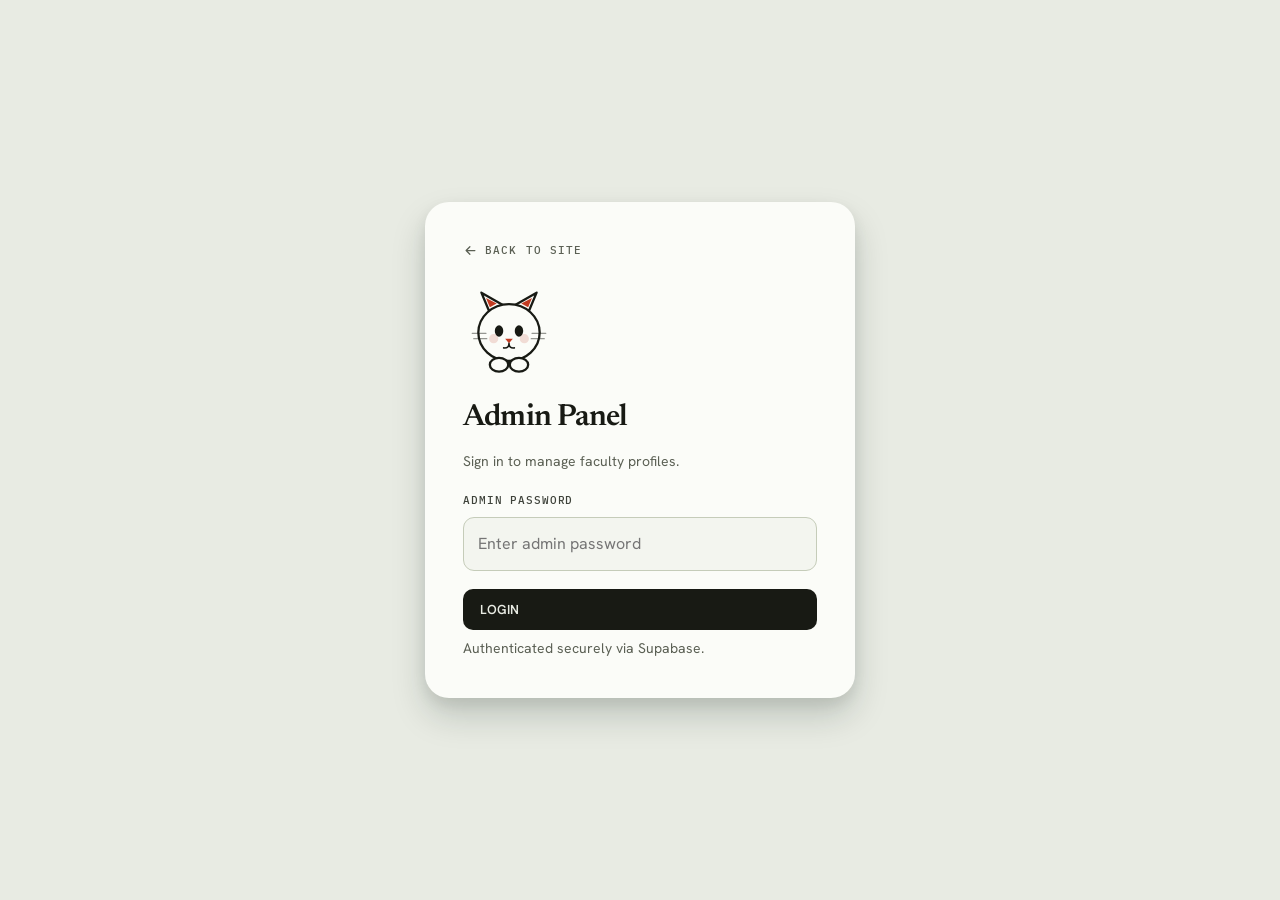
<file: admin.html>
<!DOCTYPE html><html lang="en"><head><meta charset="UTF-8"><meta name="viewport" content="width=device-width,initial-scale=1.0"><title>Faculty Management · Department of Physiology</title><meta name="theme-color" content="#e8ebe3"><link rel="preconnect" href="https://fonts.googleapis.com"><link rel="preconnect" href="https://fonts.gstatic.com" crossorigin><link rel="stylesheet" href="https://fonts.googleapis.com/css2?family=Hanken+Grotesk:wght@400;500;600;700&family=IBM+Plex+Mono:wght@400;500&family=Newsreader:opsz,wght@6..72,400..600&display=swap"><link rel="stylesheet" href="styles.css"><style>
body{background:var(--bone);font-family:var(--sans);color:var(--ink)}
.admin-shell{width:min(1040px,94%);margin:48px auto}
.admin-top{display:flex;justify-content:space-between;align-items:flex-end;gap:20px;flex-wrap:wrap;margin-bottom:26px}
.admin-top h1{font-family:var(--serif);font-weight:600;letter-spacing:-.025em;margin:8px 0 4px;color:var(--ink);font-size:clamp(1.8rem,4vw,2.4rem)}
.admin-top>div>p{color:var(--muted);font-size:14px}
.admin-actions{display:flex;gap:10px;flex-wrap:wrap}
.admin-card{background:var(--card);border:1px solid var(--line);border-radius:var(--r);padding:26px;box-shadow:var(--sh-1)}
.faculty-list{display:grid;gap:12px}
.faculty-row{display:flex;align-items:center;gap:16px;padding:16px;border:1px solid var(--line);border-radius:14px;background:var(--paper);transition:border-color .2s ease,box-shadow .2s ease}
.faculty-row:hover{border-color:var(--line-2);box-shadow:var(--sh-1)}
.mini-avatar{width:54px;height:54px;border-radius:13px;background:var(--crimson-tint);color:var(--crimson-deep);display:grid;place-items:center;font-family:var(--serif);font-weight:600;font-size:18px;overflow:hidden;flex:none}
.mini-avatar img{width:100%;height:100%;object-fit:cover}
.faculty-row .grow{flex:1;min-width:0}
.faculty-row h3{font-family:var(--serif);font-weight:600;margin:0;font-size:17px;color:var(--ink)}
.faculty-row p{margin:3px 0 0;color:var(--muted);font-size:13px}
.btn2{display:inline-flex;align-items:center;gap:7px;border:1px solid transparent;border-radius:10px;padding:11px 16px;font-family:var(--sans);font-weight:600;font-size:13px;cursor:pointer;transition:background .2s ease,border-color .2s ease,transform .2s ease,color .2s ease}
.btn2:hover{transform:translateY(-1px)}
.btn-blue{background:var(--ink);color:var(--bone)}.btn-blue:hover{background:var(--pine)}
.btn-green{background:var(--crimson);color:#fff}.btn-green:hover{background:var(--crimson-deep)}
.btn-light{background:transparent;color:var(--ink);border-color:var(--line-2)}.btn-light:hover{border-color:var(--ink);background:var(--paper)}
.danger{background:transparent;color:var(--crimson-deep);border-color:var(--crimson)}.danger:hover{background:var(--crimson);color:#fff}
.login-wrap{min-height:100vh;display:grid;place-items:center;padding:20px}
.login-card{width:min(430px,100%);background:var(--card);padding:38px;border-radius:var(--r-lg);box-shadow:var(--sh-3)}
.login-card h1{font-family:var(--serif);font-weight:600;letter-spacing:-.025em;margin:0 0 6px;font-size:1.9rem}
.login-card>p{color:var(--muted);font-size:14px}
.back-link{display:inline-flex;align-items:center;gap:7px;margin-bottom:20px;font-family:var(--mono);font-size:11px;font-weight:500;letter-spacing:.1em;text-transform:uppercase;color:var(--muted);transition:color .2s ease,gap .2s ease}
.back-link svg{width:15px;height:15px}
.back-link:hover{color:var(--crimson-deep);gap:11px}
.cat{display:flex;justify-content:flex-start;margin:6px 0 16px}
.cat-svg{width:92px;height:92px;overflow:visible}
.cat .head{fill:var(--card);stroke:var(--ink);stroke-width:3}
.cat .ear>path:first-child{fill:var(--card);stroke:var(--ink);stroke-width:3;stroke-linejoin:round}
.cat .ear-in{fill:var(--crimson)}
.cat .cheek{fill:rgba(194,59,34,.16)}
.cat .eye{fill:var(--ink);transform-box:fill-box;transform-origin:center;animation:catBlink 4.6s ease-in-out infinite}
.cat .nose{fill:var(--crimson)}
.cat .mouth{fill:none;stroke:var(--ink);stroke-width:2;stroke-linecap:round}
.cat .whiskers path{fill:none;stroke:var(--ink);stroke-width:1.6;stroke-linecap:round;opacity:.45}
.cat .ear{transform-box:fill-box;transform-origin:50% 100%}
.cat .ear-l{animation:catEarL 5s ease-in-out infinite}
.cat .ear-r{animation:catEarR 5.4s ease-in-out infinite}
.cat .paw{fill:var(--card);stroke:var(--ink);stroke-width:3;transition:transform .34s cubic-bezier(.16,1,.3,1)}
.cat.hiding .paw-l{transform:translate(2px,-42px)}
.cat.hiding .paw-r{transform:translate(-2px,-42px)}
.cat.hiding .eye{animation:none;transform:scaleY(.08)}
@keyframes catBlink{0%,91%,100%{transform:scaleY(1)}95.5%{transform:scaleY(.08)}}
@keyframes catEarL{0%,86%,100%{transform:rotate(0)}91%{transform:rotate(-9deg)}96%{transform:rotate(0)}}
@keyframes catEarR{0%,80%,100%{transform:rotate(0)}85%{transform:rotate(9deg)}90%{transform:rotate(0)}}
.field{margin:18px 0}
.field label{display:block;font-family:var(--mono);font-size:11px;letter-spacing:.08em;text-transform:uppercase;font-weight:500;margin-bottom:8px;color:var(--ink-soft)}
.field input,.field textarea{width:100%;padding:13px 14px;border:1px solid var(--line-2);border-radius:11px;background:var(--paper);color:var(--ink);font:inherit;outline:none;transition:border-color .2s ease,box-shadow .2s ease,background .2s ease}
.field input:focus,.field textarea:focus{border-color:var(--crimson);background:var(--card);box-shadow:0 0 0 4px rgba(194,59,34,.1)}
.field textarea{min-height:112px;resize:vertical}
.field input[type=file]{padding:10px;cursor:pointer}
.form-actions{display:flex;gap:10px;flex-wrap:wrap;margin-top:24px}
.photo-preview{width:132px;height:132px;border-radius:16px;object-fit:cover;background:var(--bone-2);display:block;margin:12px 0}
.editor{margin-top:22px}
.editor h2{font-family:var(--serif);font-weight:600;letter-spacing:-.02em;color:var(--ink);margin-bottom:6px}
.notice2{padding:13px 15px;border-radius:11px;background:var(--crimson-tint);color:var(--crimson-deep);font-size:14px;margin-bottom:18px;display:none}
.error2{background:#fbe3df;color:#8f2512}
.small-note{font-size:12.5px;color:var(--ink-soft);margin-top:7px}
.hidden{display:none!important}
</style></head><body>
<div id="loginView" class="login-wrap"><div class="login-card"><a class="back-link" href="index.html"><svg viewBox="0 0 24 24" fill="none" stroke="currentColor" stroke-width="2" stroke-linecap="round" stroke-linejoin="round"><path d="M19 12H5M11 18l-6-6 6-6"/></svg>Back to site</a><div class="cat" id="cat" aria-hidden="true"><svg class="cat-svg" viewBox="0 0 120 120"><g class="ear ear-l"><path d="M34 34 L24 10 L52 26 Z"/><path class="ear-in" d="M35 29 L30 17 L44 24 Z"/></g><g class="ear ear-r"><path d="M86 34 L96 10 L68 26 Z"/><path class="ear-in" d="M85 29 L90 17 L76 24 Z"/></g><ellipse class="head" cx="60" cy="62" rx="40" ry="37"/><circle class="cheek" cx="40" cy="70" r="6"/><circle class="cheek" cx="80" cy="70" r="6"/><g class="whiskers"><path d="M30 63 H12 M31 70 H14"/><path d="M90 63 H108 M89 70 H106"/></g><ellipse class="eye" cx="47" cy="60" rx="5.5" ry="7.5"/><ellipse class="eye" cx="73" cy="60" rx="5.5" ry="7.5"/><path class="nose" d="M55 70 L65 70 L60 76 Z"/><path class="mouth" d="M60 76 Q60 83 53 82 M60 76 Q60 83 67 82"/><ellipse class="paw paw-l" cx="47" cy="104" rx="12" ry="9"/><ellipse class="paw paw-r" cx="73" cy="104" rx="12" ry="9"/></svg></div><h1>Admin Panel</h1><p>Sign in to manage faculty profiles.</p><div id="loginMsg" class="notice2"></div><div class="field"><label>Admin Password</label><input id="password" type="password" autocomplete="current-password" placeholder="Enter admin password"></div><button class="btn2 btn-blue" style="width:100%" onclick="login()">LOGIN</button><p class="small-note">Authenticated securely via Supabase.</p></div></div>
<div id="adminView" class="admin-shell hidden"><div class="admin-top"><div><h1>Faculty Management</h1><p>Add, edit or remove faculty profiles.</p></div><div class="admin-actions"><button class="btn2 btn-green" onclick="newFaculty()">+ Add Faculty</button> <a class="btn2 btn-light" href="index.html">View Site</a> <button class="btn2 btn-light" onclick="logout()">Logout</button></div></div>
<div class="admin-card"><div id="msg" class="notice2"></div><div id="listView"><div id="facultyList" class="faculty-list"></div></div>
<div id="editor" class="editor hidden"><h2 id="editorTitle">Edit Faculty</h2><input id="id" type="hidden"><div class="field"><label>Name *</label><input id="name"></div><div class="field"><label>Role / Designation</label><input id="role" placeholder="FACULTY or HEAD OF DEPARTMENT"></div><div class="field"><label>Designation</label><input id="designation" placeholder="e.g. Professor, Associate Professor"></div><div class="field"><label>Qualification</label><input id="qualification" placeholder="e.g. MBBS, MD (Physiology)"></div><div class="field"><label>About</label><textarea id="about"></textarea></div><div class="field"><label>Research Interests</label><textarea id="research"></textarea></div><div class="field"><label>Email</label><input id="email" type="email"></div><div class="field"><label>Faculty Photograph</label><input id="photoFile" type="file" accept="image/jpeg,image/png,image/webp"><img id="photoPreview" class="photo-preview hidden" alt="Selected photograph preview" src="data:image/svg+xml,%3Csvg xmlns='http://www.w3.org/2000/svg' width='1' height='1'%3E%3C/svg%3E"><p class="small-note">Stored in the database — please keep images under ~500 KB.</p></div><div class="form-actions"><button class="btn2 btn-green" onclick="saveFaculty()">SAVE CHANGES</button><button class="btn2 btn-light" onclick="showList()">CANCEL</button><button id="deleteBtn" class="btn2 danger" onclick="deleteFaculty()">DELETE FACULTY</button></div></div></div></div>
<script src="supabase-config.js"></script>
<script type="module">
import { createClient } from 'https://esm.sh/@supabase/supabase-js@2';
const sb = createClient(window.SUPABASE_URL, window.SUPABASE_ANON);
const $=id=>document.getElementById(id);
let faculty=[],editing=null;

function esc(s=''){return String(s).replace(/[&<>"']/g,c=>({'&':'&amp;','<':'&lt;','>':'&gt;','"':'&quot;',"'":'&#39;'}[c]))}
function initials(n){return n.replace(/^Dr\.\s*/i,'').split(/\s+/).slice(0,3).map(x=>x[0]).join('').toUpperCase()}
function slugify(s){return s.toLowerCase().replace(/^dr\.\s*/,'').replace(/[^a-z0-9]+/g,'-').replace(/^-|-$/g,'').slice(0,70)}
function msg(t,err=false){const e=$('msg');e.textContent=t;e.className='notice2 '+(err?'error2':'');e.style.display=t?'block':'none'}
function loginMsg(t,err=false){const e=$('loginMsg');e.textContent=t;e.className='notice2 '+(err?'error2':'');e.style.display=t?'block':'none'}
function readFile(file){return new Promise((res,rej)=>{const r=new FileReader();r.onload=()=>res(r.result);r.onerror=rej;r.readAsDataURL(file)})}

async function showApp(){$('loginView').classList.add('hidden');$('adminView').classList.remove('hidden');await load();}

async function login(){
  const password=$('password').value;
  if(!password){loginMsg('Enter the admin password.',true);return}
  loginMsg('Signing in…');
  const {error}=await sb.auth.signInWithPassword({email:window.ADMIN_EMAIL,password});
  if(error){loginMsg('Incorrect password.',true);return}
  loginMsg('');await showApp();
}

async function load(){
  const {data,error}=await sb.from('faculty').select('*').order('sort_order',{ascending:true});
  if(error){msg(error.message,true);return}
  faculty=data||[];renderList();
  const target=sessionStorage.getItem('editFacultyId');
  if(target){sessionStorage.removeItem('editFacultyId');const f=faculty.find(x=>x.id===target);if(f)editFaculty(f.id)}
}

function renderList(){
  const el=$('facultyList');
  el.innerHTML=faculty.map(f=>{
    const av=f.photo?`<img src="${esc(f.photo)}" alt="">`:esc(f.initials||initials(f.name));
    return `<div class="faculty-row"><div class="mini-avatar">${av}</div><div class="grow"><h3>${esc(f.name)}</h3><p>${esc(f.designation||f.role||'Faculty')}</p></div><button class="btn2 btn-blue" data-edit="${esc(f.id)}">EDIT</button></div>`;
  }).join('');
  el.querySelectorAll('[data-edit]').forEach(b=>b.addEventListener('click',()=>editFaculty(b.dataset.edit)));
}

function editFaculty(id){
  editing=faculty.find(f=>f.id===id);if(!editing)return;
  $('editorTitle').textContent='Edit Faculty';$('id').value=editing.id;
  $('name').value=editing.name||'';$('role').value=editing.role||'';$('designation').value=editing.designation||'';
  $('qualification').value=editing.qualification||'';$('about').value=editing.about||'';$('research').value=editing.research||'';$('email').value=editing.email||'';
  $('photoFile').value='';$('photoPreview').classList.toggle('hidden',!editing.photo);if(editing.photo)$('photoPreview').src=editing.photo;
  $('deleteBtn').classList.remove('hidden');$('listView').classList.add('hidden');$('editor').classList.remove('hidden');msg('');
}

function newFaculty(){
  editing=null;$('editorTitle').textContent='Add Faculty';$('id').value='';
  ['name','role','designation','qualification','about','research','email'].forEach(x=>$(x).value='');
  $('photoFile').value='';$('photoPreview').classList.add('hidden');$('deleteBtn').classList.add('hidden');
  $('listView').classList.add('hidden');$('editor').classList.remove('hidden');msg('');
}

function showList(){$('editor').classList.add('hidden');$('listView').classList.remove('hidden');msg('');}

async function saveFaculty(){
  const name=$('name').value.trim();if(!name){msg('Name is required.',true);return}
  let id=$('id').value||slugify(name);
  if(!editing && faculty.some(f=>f.id===id))id=id+'-'+Date.now().toString().slice(-5);
  let photo=editing?.photo||'';
  const file=$('photoFile').files[0];
  if(file){if(file.size>500*1024){msg('Image is too large. Use an image under 500 KB.',true);return}photo=await readFile(file)}
  const sort_order=editing?.sort_order??(faculty.reduce((m,f)=>Math.max(m,f.sort_order||0),0)+1);
  const payload={id,name,role:$('role').value.trim()||'FACULTY',designation:$('designation').value.trim(),qualification:$('qualification').value.trim(),about:$('about').value.trim(),research:$('research').value.trim(),email:$('email').value.trim(),photo,sort_order,updated_at:new Date().toISOString()};
  msg('Saving…');
  const {error}=await sb.from('faculty').upsert(payload);
  if(error){msg(error.message,true);return}
  await load();showList();msg('Saved successfully.');
}

async function deleteFaculty(){
  if(!editing)return;if(!confirm('Delete '+editing.name+'?'))return;
  const {error}=await sb.from('faculty').delete().eq('id',editing.id);
  if(error){msg(error.message,true);return}
  editing=null;await load();showList();msg('Faculty profile deleted.');
}

async function logout(){await sb.auth.signOut();location.reload()}

$('photoFile').addEventListener('change',()=>{const f=$('photoFile').files[0];if(f){const r=new FileReader();r.onload=()=>{$('photoPreview').src=r.result;$('photoPreview').classList.remove('hidden')};r.readAsDataURL(f)}});

const catEl=$('cat'),pwEl=$('password');
if(catEl&&pwEl){pwEl.addEventListener('focus',()=>catEl.classList.add('hiding'));pwEl.addEventListener('blur',()=>catEl.classList.remove('hiding'));}

Object.assign(window,{login,newFaculty,saveFaculty,showList,deleteFaculty,logout});

(async()=>{const {data:{session}}=await sb.auth.getSession();if(session)await showApp();})();
</script></body></html>
</file>
<file: styles.css>
/* =========================================================
   NORTH BENGAL MEDICAL COLLEGE & HOSPITAL — DEPARTMENT OF PHYSIOLOGY
   Visual world: "Vital Signs"
   Warm bone paper · arterial crimson · pine feature sections
   Fraunces (display) · Space Grotesk (UI) · IBM Plex Mono (data)
   ========================================================= */

:root {
  /* surfaces — cool "specimen paper" */
  --bone: #e8ebe3;
  --bone-2: #e0e4d9;
  --paper: #f3f5ef;
  --card: #fbfcf8;

  /* ink */
  --ink: #181a14;
  --ink-soft: #3e423a;
  --muted: #5b6054;
  --line: #d6dbcb;
  --line-2: #c5ccb9;

  /* accent */
  --crimson: #c23b22;
  --crimson-deep: #9c2d16;
  --crimson-tint: #efdcd4;

  /* dark feature */
  --pine: #163528;
  --pine-deep: #0d2319;
  --pine-line: rgba(243, 239, 230, 0.14);

  /* effects */
  --sh-1: 0 2px 8px rgba(25, 23, 18, 0.06), 0 1px 2px rgba(25, 23, 18, 0.05);
  --sh-2: 0 14px 34px rgba(25, 23, 18, 0.10), 0 4px 10px rgba(25, 23, 18, 0.05);
  --sh-3: 0 18px 34px rgba(13, 35, 25, 0.18), 0 6px 14px rgba(25, 23, 18, 0.08);

  --r-sm: 10px;
  --r: 16px;
  --r-lg: 24px;

  --max: 1320px;
  --ease: cubic-bezier(0.16, 1, 0.3, 1);

  --sans: "Hanken Grotesk", system-ui, sans-serif;
  --serif: "Newsreader", Georgia, serif;
  --mono: "IBM Plex Mono", ui-monospace, monospace;
}

* { box-sizing: border-box; margin: 0; padding: 0; }

html { scroll-behavior: smooth; }

body {
  font-family: var(--sans);
  background: var(--bone);
  color: var(--ink);
  line-height: 1.65;
  overflow-x: hidden;
  -webkit-font-smoothing: antialiased;
  text-rendering: optimizeLegibility;
  caret-color: var(--crimson);
}

body.no-scroll { overflow: hidden; }

img { max-width: 100%; display: block; }
a { color: inherit; text-decoration: none; }
button, input, textarea, select { font-family: inherit; font-size: inherit; }

/* ---- browser surfaces, themed ---- */
::selection { background: var(--crimson); color: #fff; }
::-moz-selection { background: var(--crimson); color: #fff; }

:focus-visible {
  outline: 2px solid var(--crimson);
  outline-offset: 3px;
  border-radius: 3px;
}

::-webkit-scrollbar { width: 11px; height: 11px; }
::-webkit-scrollbar-track { background: var(--bone-2); }
::-webkit-scrollbar-thumb {
  background: #a7ad9c;
  border: 3px solid var(--bone-2);
  border-radius: 20px;
}
::-webkit-scrollbar-thumb:hover { background: var(--pine); }
* { scrollbar-color: #a7ad9c var(--bone-2); scrollbar-width: thin; }

/* =========================================================
   TYPOGRAPHY PRIMITIVES
   ========================================================= */

h1, h2, h3, h4 { font-family: var(--serif); font-weight: 600; letter-spacing: -0.025em; }

.display {
  font-family: var(--serif);
  font-weight: 600;
  line-height: 0.98;
  letter-spacing: -0.03em;
  color: var(--ink);
}

.container { width: min(var(--max), 92%); margin: 0 auto; }

/* =========================================================
   SPLASH
   ========================================================= */

#splash {
  position: fixed;
  inset: 0;
  z-index: 9999;
  display: grid;
  place-items: center;
  background: var(--bone);
  transition: clip-path 0.9s var(--ease), opacity 0.6s ease 0.35s;
  clip-path: inset(0 0 0 0);
}

#splash.done {
  clip-path: inset(0 0 100% 0);
  opacity: 0;
  pointer-events: none;
}

.splash-inner {
  display: flex;
  flex-direction: column;
  align-items: center;
  gap: 26px;
  padding: 24px;
  text-align: center;
}

.splash-trace { width: min(340px, 72vw); height: 76px; overflow: visible; }

.splash-trace path {
  fill: none;
  stroke: var(--crimson);
  stroke-width: 2.4;
  stroke-linecap: round;
  stroke-linejoin: round;
  stroke-dasharray: 620;
  stroke-dashoffset: 620;
  animation: trace 1.5s var(--ease) 0.15s forwards;
}

@keyframes trace { to { stroke-dashoffset: 0; } }

.splash-word {
  opacity: 0;
  transform: translateY(10px);
  animation: splashWord 0.8s var(--ease) 0.95s forwards;
}
.splash-word strong {
  display: block;
  font-family: var(--serif);
  font-weight: 600;
  font-size: clamp(1.6rem, 4vw, 2.3rem);
  letter-spacing: -0.03em;
  color: var(--ink);
}
.splash-word span {
  display: block;
  margin-top: 8px;
  font-family: var(--mono);
  font-size: 12px;
  letter-spacing: 0.04em;
  color: var(--muted);
}
@keyframes splashWord { to { opacity: 1; transform: none; } }

/* =========================================================
   HEADER
   ========================================================= */

.site-header {
  position: sticky;
  top: 0;
  z-index: 1000;
  background: rgba(243, 239, 230, 0.72);
  backdrop-filter: blur(14px) saturate(1.3);
  -webkit-backdrop-filter: blur(14px) saturate(1.3);
  border-bottom: 1px solid transparent;
  transition: background 0.3s ease, border-color 0.3s ease, box-shadow 0.3s ease;
}
.site-header.scrolled {
  background: rgba(251, 250, 245, 0.9);
  border-bottom-color: var(--line);
  box-shadow: 0 1px 0 rgba(25, 23, 18, 0.02), var(--sh-1);
}

.nav-wrap {
  min-height: 76px;
  display: flex;
  align-items: center;
  justify-content: space-between;
  gap: 32px;
}

.brand { display: flex; align-items: center; gap: 13px; flex-shrink: 0; }

.brand-mark {
  width: 44px;
  height: 44px;
  display: grid;
  place-items: center;
  border-radius: 12px;
  background: var(--ink);
  color: var(--bone);
  flex-shrink: 0;
}
.brand-mark svg { width: 24px; height: 24px; }

.brand-text { display: flex; flex-direction: column; line-height: 1.15; }
.brand-text strong { font-family: var(--serif); font-weight: 600; font-size: 16px; color: var(--ink); letter-spacing: -0.02em; }
.brand-text span {
  margin-top: 2px;
  font-family: var(--sans);
  font-size: 12px;
  letter-spacing: 0;
  color: var(--muted);
  white-space: nowrap;
}

.nav { display: flex; align-items: center; gap: 4px; }
.nav a {
  position: relative;
  padding: 9px 14px;
  font-size: 14px;
  font-weight: 500;
  color: var(--ink-soft);
  border-radius: 8px;
  transition: color 0.2s ease, background 0.2s ease;
}
.nav a::after {
  content: "";
  position: absolute;
  left: 14px;
  right: 14px;
  bottom: 4px;
  height: 2px;
  background: var(--crimson);
  border-radius: 2px;
  transform: scaleX(0);
  transform-origin: left;
  transition: transform 0.28s var(--ease);
}
.nav a:hover { color: var(--ink); }
.nav a:hover::after { transform: scaleX(1); }
.nav a.active { color: var(--ink); }
.nav a.active::after { transform: scaleX(1); background: var(--crimson); }

.menu-btn {
  display: none;
  width: 44px;
  height: 44px;
  align-items: center;
  justify-content: center;
  border: 1px solid var(--line-2);
  border-radius: 10px;
  background: var(--paper);
  color: var(--ink);
  cursor: pointer;
  transition: background 0.2s ease, border-color 0.2s ease;
}
.menu-btn svg { width: 20px; height: 20px; }
.menu-btn:hover { border-color: var(--crimson); color: var(--crimson); }

/* =========================================================
   HERO
   ========================================================= */

.hero {
  position: relative;
  padding: clamp(70px, 11vw, 132px) 0 clamp(60px, 8vw, 104px);
  overflow: hidden;
  background:
    radial-gradient(120% 120% at 85% -10%, rgba(194, 59, 34, 0.08), transparent 42%),
    radial-gradient(90% 90% at 8% 120%, rgba(22, 53, 40, 0.06), transparent 48%),
    var(--bone);
}

.hero-trace {
  position: absolute;
  left: 0;
  right: 0;
  bottom: clamp(24px, 6vw, 70px);
  width: 100%;
  height: 160px;
  opacity: 0.5;
  pointer-events: none;
  -webkit-mask-image: linear-gradient(90deg, transparent, #000 12%, #000 88%, transparent);
  mask-image: linear-gradient(90deg, transparent, #000 12%, #000 88%, transparent);
}
.hero-trace path {
  fill: none;
  stroke: var(--crimson);
  stroke-width: 1.6;
  stroke-linecap: round;
  stroke-linejoin: round;
}

.hero-grid {
  position: relative;
  z-index: 2;
  display: grid;
  grid-template-columns: 1.55fr 1fr;
  gap: clamp(32px, 5vw, 72px);
  align-items: center;
}

.hero-meta {
  display: inline-flex;
  align-items: center;
  gap: 9px;
  padding: 7px 15px 7px 11px;
  border: 1px solid var(--line-2);
  border-radius: 40px;
  background: var(--paper);
  font-family: var(--mono);
  font-size: 12px;
  letter-spacing: 0.02em;
  color: var(--ink-soft);
}
.hero-meta svg {
  width: 15px;
  height: 15px;
  color: var(--crimson);
  animation: pulse 2.4s ease-in-out infinite;
}
@keyframes pulse {
  0%, 100% { opacity: 1; transform: scale(1); }
  50% { opacity: 0.55; transform: scale(0.9); }
}

.hero h1 {
  margin: 24px 0 22px;
  font-size: clamp(2.9rem, 7vw, 5.6rem);
  line-height: 0.96;
  letter-spacing: -0.035em;
  color: var(--ink);
}
.hero h1 em { font-style: normal; color: var(--crimson-deep); }

.hero-text { max-width: 54ch; color: var(--ink-soft); font-size: clamp(1rem, 1.5vw, 1.18rem); }

.hero-actions { display: flex; flex-wrap: wrap; gap: 13px; margin-top: 34px; }

/* hero side panel — a framed "readout" */
.hero-panel {
  position: relative;
  padding: 26px 26px 22px;
  border: 1px solid var(--line);
  border-radius: var(--r);
  background: linear-gradient(180deg, var(--paper), var(--card));
  box-shadow: var(--sh-2);
}
.hero-panel .panel-title { font-family: var(--mono); font-weight: 500; font-size: 11px; letter-spacing: 0.16em; text-transform: uppercase; color: var(--muted); }
.hero-panel ul { list-style: none; margin-top: 16px; }
.hero-panel li {
  display: flex;
  align-items: baseline;
  justify-content: space-between;
  gap: 14px;
  padding: 13px 0;
  border-top: 1px solid var(--line);
}
.hero-panel li:first-child { border-top: none; padding-top: 2px; }
.hero-panel .k { font-size: 14px; color: var(--ink-soft); }
.hero-panel .v { font-family: var(--serif); font-size: 20px; font-weight: 600; color: var(--ink); letter-spacing: -0.02em; }
.hero-panel .v.accent { color: var(--crimson); }

/* =========================================================
   BUTTONS
   ========================================================= */

.btn {
  display: inline-flex;
  align-items: center;
  gap: 9px;
  min-height: 52px;
  padding: 0 24px;
  border-radius: 11px;
  font-size: 14px;
  font-weight: 600;
  letter-spacing: 0.01em;
  cursor: pointer;
  border: 1px solid transparent;
  transition: transform 0.25s var(--ease), box-shadow 0.25s var(--ease),
    background 0.25s ease, border-color 0.25s ease, color 0.2s ease;
}
.btn svg { width: 17px; height: 17px; }

.btn.primary { background: var(--crimson); color: #fff; box-shadow: 0 10px 24px rgba(194, 59, 34, 0.26); }
.btn.primary:hover { background: var(--crimson-deep); transform: translateY(-3px); box-shadow: 0 16px 32px rgba(194, 59, 34, 0.32); }
.btn.primary svg { transition: transform 0.25s var(--ease); }
.btn.primary:hover svg { transform: translateX(4px); }

.btn.secondary { background: transparent; color: var(--ink); border-color: var(--line-2); }
.btn.secondary:hover { border-color: var(--ink); background: var(--paper); transform: translateY(-3px); box-shadow: var(--sh-1); }

.btn.ghost { background: transparent; color: var(--bone); border-color: var(--pine-line); }
.btn.ghost:hover { background: rgba(243, 239, 230, 0.08); border-color: rgba(243, 239, 230, 0.4); transform: translateY(-3px); }

.btn.block { width: 100%; justify-content: center; }

/* =========================================================
   STATS — measured readout band
   ========================================================= */

.stats { border-top: 1px solid var(--line); border-bottom: 1px solid var(--line); background: var(--paper); }
.stats-grid { display: grid; grid-template-columns: repeat(4, 1fr); }
.stats-grid > div { padding: 34px 26px; border-right: 1px solid var(--line); }
.stats-grid > div:last-child { border-right: none; }
.stat-v { font-family: var(--serif); font-weight: 600; font-size: clamp(2rem, 3.2vw, 2.9rem); line-height: 1; color: var(--ink); letter-spacing: -0.03em; }
.stat-v.accent { color: var(--crimson); }
.stat-k { margin-top: 12px; font-family: var(--mono); font-size: 11.5px; letter-spacing: 0.12em; text-transform: uppercase; color: var(--muted); }

/* =========================================================
   SECTIONS
   ========================================================= */

.section { position: relative; padding: clamp(72px, 10vw, 128px) 0; }
.section.soft { background: var(--bone-2); }

.section-head { max-width: 62ch; margin-bottom: clamp(36px, 5vw, 60px); }
.section-head.center { margin-inline: auto; text-align: center; }
.section-head h2 { font-size: clamp(2rem, 4.4vw, 3.4rem); line-height: 1.04; color: var(--ink); }
.section-head p { margin-top: 18px; color: var(--ink-soft); font-size: clamp(1rem, 1.4vw, 1.14rem); }

.split { display: grid; grid-template-columns: 0.9fr 1.1fr; gap: clamp(36px, 6vw, 88px); align-items: start; }
.section-copy { color: var(--ink-soft); font-size: 1.02rem; line-height: 1.75; max-width: 62ch; }
.section-copy p + p { margin-top: 20px; }
.section-copy .drop::first-letter {
  float: left;
  font-family: var(--serif);
  font-weight: 600;
  font-size: 3.6em;
  line-height: 0.74;
  padding: 6px 12px 0 0;
  color: var(--crimson);
}

/* =========================================================
   FACULTY
   ========================================================= */

.faculty-bar {
  display: flex;
  align-items: center;
  justify-content: space-between;
  flex-wrap: wrap;
  gap: 16px;
  margin-bottom: 30px;
}
.search {
  position: relative;
  flex: 1;
  min-width: 240px;
  max-width: 420px;
}
.search svg { position: absolute; left: 15px; top: 50%; transform: translateY(-50%); width: 18px; height: 18px; color: var(--muted); pointer-events: none; }
.search input {
  width: 100%;
  height: 50px;
  padding: 0 44px 0 44px;
  border: 1px solid var(--line-2);
  border-radius: 12px;
  background: var(--paper);
  color: var(--ink);
  outline: none;
  transition: border-color 0.2s ease, box-shadow 0.2s ease, background 0.2s ease;
}
.search input::placeholder { color: var(--muted); }
.search input:focus { border-color: var(--crimson); background: var(--card); box-shadow: 0 0 0 4px rgba(194, 59, 34, 0.1); }
.search .clear {
  position: absolute;
  right: 8px;
  top: 50%;
  transform: translateY(-50%);
  width: 32px;
  height: 32px;
  display: none;
  place-items: center;
  border: none;
  border-radius: 8px;
  background: transparent;
  color: var(--muted);
  cursor: pointer;
}
.search .clear svg { position: static; transform: none; width: 15px; height: 15px; }
.search .clear:hover { background: var(--bone-2); color: var(--ink); }
.search.has-value .clear { display: grid; }

.faculty-count { font-family: var(--mono); font-size: 11px; letter-spacing: 0.14em; text-transform: uppercase; color: var(--muted); }
.faculty-count b { color: var(--crimson-deep); font-weight: 600; }

.faculty-grid { display: grid; grid-template-columns: repeat(3, minmax(0, 1fr)); gap: 22px; }

.faculty-card {
  position: relative;
  display: flex;
  gap: 16px;
  padding: 22px;
  background: var(--card);
  border: 1px solid var(--line);
  border-radius: var(--r);
  cursor: pointer;
  box-shadow: var(--sh-1);
  overflow: hidden;
  transition: transform 0.35s var(--ease), box-shadow 0.35s var(--ease), border-color 0.3s ease;
  text-align: left;
  width: 100%;
  font: inherit;
  color: inherit;
}
.faculty-card:hover { transform: translateY(-6px); border-color: var(--crimson); box-shadow: var(--sh-2); }

.faculty-card.featured { grid-column: span 3; flex-direction: row; align-items: center; gap: 26px; padding: 30px; background: linear-gradient(140deg, var(--card), var(--paper)); }
.faculty-card.featured .avatar { width: 92px; height: 92px; font-size: 30px; border-radius: 18px; }
.faculty-card.featured h3 { font-size: 27px; }

.avatar {
  width: 62px;
  height: 62px;
  flex-shrink: 0;
  display: grid;
  place-items: center;
  border-radius: 14px;
  background: var(--crimson-tint);
  color: var(--crimson-deep);
  font-family: var(--serif);
  font-weight: 600;
  font-size: 21px;
  letter-spacing: 0.02em;
  overflow: hidden;
}
.avatar.pine { background: rgba(22, 53, 40, 0.1); color: var(--pine); }
.avatar img { width: 100%; height: 100%; object-fit: cover; }

.faculty-card .body { min-width: 0; display: flex; flex-direction: column; }
.faculty-card .role {
  font-family: var(--mono);
  font-size: 11px;
  font-weight: 500;
  letter-spacing: 0.12em;
  text-transform: uppercase;
  color: var(--crimson-deep);
}
.faculty-card h3 { margin-top: 7px; font-size: 19px; line-height: 1.2; color: var(--ink); }
.faculty-card .desig { margin-top: 4px; font-size: 13px; color: var(--muted); }
.faculty-card .hint {
  margin-top: auto;
  padding-top: 14px;
  display: inline-flex;
  align-items: center;
  gap: 6px;
  font-size: 12.5px;
  font-weight: 500;
  color: var(--ink-soft);
}
.faculty-card .hint svg { width: 14px; height: 14px; color: var(--crimson); transition: transform 0.25s var(--ease); }
.faculty-card:hover .hint svg { transform: translateX(4px); }
.faculty-card.featured .hint { margin-top: 16px; }

/* skeleton */
.skeleton { pointer-events: none; }
.skeleton .avatar, .skeleton .ln {
  background: linear-gradient(100deg, var(--bone-2) 30%, #e8e2d4 50%, var(--bone-2) 70%);
  background-size: 200% 100%;
  animation: shimmer 1.3s ease-in-out infinite;
  color: transparent;
}
.skeleton .ln { height: 11px; border-radius: 6px; margin-top: 9px; }
.skeleton .ln.sm { width: 40%; } .skeleton .ln.md { width: 75%; height: 16px; } .skeleton .ln.lg { width: 55%; }
@keyframes shimmer { from { background-position: 200% 0; } to { background-position: -200% 0; } }

/* empty / error states */
.grid-state {
  grid-column: 1 / -1;
  display: flex;
  flex-direction: column;
  align-items: center;
  gap: 14px;
  padding: 64px 24px;
  text-align: center;
  border: 1px dashed var(--line-2);
  border-radius: var(--r);
  background: var(--paper);
}
.grid-state svg { width: 40px; height: 40px; color: var(--muted); }
.grid-state h4 { font-family: var(--serif); font-size: 20px; color: var(--ink); }
.grid-state p { max-width: 42ch; color: var(--muted); font-size: 14px; }

/* =========================================================
   ACADEMICS — editorial rows (differentiated from cards)
   ========================================================= */

.rows { border-top: 1px solid var(--line); }
.row-item {
  display: grid;
  grid-template-columns: 56px 1fr;
  gap: 22px;
  align-items: start;
  padding: 30px 0;
  border-bottom: 1px solid var(--line);
  transition: transform 0.3s var(--ease);
}
.row-item:hover { transform: translateX(8px); }
.row-icon {
  width: 52px;
  height: 52px;
  display: grid;
  place-items: center;
  border: 1px solid var(--line-2);
  border-radius: 13px;
  color: var(--crimson);
  background: var(--paper);
}
.row-icon svg { width: 24px; height: 24px; }
.row-body h3 { font-size: clamp(1.3rem, 2.2vw, 1.75rem); color: var(--ink); }
.row-body p { margin-top: 8px; max-width: 64ch; color: var(--ink-soft); font-size: 1rem; }

/* =========================================================
   RESEARCH — pine feature
   ========================================================= */

.section.dark {
  color: var(--bone);
  background:
    radial-gradient(90% 90% at 88% 8%, rgba(194, 59, 34, 0.22), transparent 42%),
    linear-gradient(150deg, var(--pine-deep), var(--pine));
  overflow: hidden;
}
.section.dark::before {
  content: "";
  position: absolute;
  inset: 0;
  background-image: radial-gradient(rgba(243, 239, 230, 0.07) 1px, transparent 1px);
  background-size: 26px 26px;
  -webkit-mask-image: linear-gradient(180deg, transparent, #000 40%, #000 70%, transparent);
  mask-image: linear-gradient(180deg, transparent, #000 40%, #000 70%, transparent);
  pointer-events: none;
}
.section.dark .container { position: relative; z-index: 1; }
.section.dark h2 { color: var(--bone); }
.section.dark .section-copy { color: rgba(243, 239, 230, 0.76); }

.tag-row { display: flex; flex-wrap: wrap; gap: 9px; margin-top: 28px; }
.tag-row span {
  display: inline-flex;
  align-items: center;
  gap: 7px;
  padding: 9px 15px;
  border: 1px solid var(--pine-line);
  border-radius: 40px;
  font-family: var(--mono);
  font-size: 11px;
  letter-spacing: 0.08em;
  color: rgba(243, 239, 230, 0.82);
}
.tag-row span::before { content: ""; width: 5px; height: 5px; border-radius: 50%; background: var(--crimson); }

/* =========================================================
   FACILITIES — feature tiles
   ========================================================= */

.facility-grid { display: grid; grid-template-columns: repeat(3, 1fr); gap: 22px; }
.facility {
  position: relative;
  padding: 30px;
  background: var(--card);
  border: 1px solid var(--line);
  border-radius: var(--r);
  box-shadow: var(--sh-1);
  transition: transform 0.35s var(--ease), box-shadow 0.35s var(--ease);
  overflow: hidden;
}
.facility:hover { transform: translateY(-6px); box-shadow: var(--sh-2); }
.facility .idx { display: block; margin-bottom: 20px; padding-bottom: 16px; border-bottom: 1px solid var(--line); font-family: var(--mono); font-size: 13px; letter-spacing: 0.16em; color: var(--crimson-deep); }
.facility h3 { font-size: 1.32rem; line-height: 1.18; color: var(--ink); }
.facility p { margin-top: 11px; color: var(--ink-soft); font-size: 0.97rem; }

/* =========================================================
   CTA
   ========================================================= */

.cta {
  position: relative;
  overflow: hidden;
  text-align: center;
  padding: clamp(72px, 9vw, 110px) 0;
  color: var(--bone);
  background: linear-gradient(145deg, var(--crimson-deep), var(--crimson));
}
.cta-trace { position: absolute; inset: 0; width: 100%; height: 100%; opacity: 0.5; pointer-events: none; }
.cta-trace path { fill: none; stroke: rgba(243, 239, 230, 0.4); stroke-width: 1.4; }
.cta .container { position: relative; z-index: 1; }
.cta h2 { font-size: clamp(2.1rem, 4.6vw, 3.6rem); color: #fff; line-height: 1.04; }
.cta p { max-width: 52ch; margin: 18px auto 32px; color: rgba(255, 255, 255, 0.85); font-size: 1.08rem; }
.cta .btn.secondary { color: #fff; border-color: rgba(255, 255, 255, 0.45); }
.cta .btn.secondary:hover { background: rgba(255, 255, 255, 0.12); border-color: #fff; }

/* =========================================================
   CONTACT
   ========================================================= */

.contact-box { padding: 34px; background: var(--card); border: 1px solid var(--line); border-radius: var(--r); box-shadow: var(--sh-1); }
.contact-box .line { display: flex; gap: 14px; align-items: flex-start; padding: 16px 0; border-top: 1px solid var(--line); }
.contact-box .line:first-of-type { border-top: none; padding-top: 0; }
.contact-box .line svg { width: 20px; height: 20px; color: var(--crimson); flex-shrink: 0; margin-top: 2px; }
.contact-box .line strong { display: block; font-family: var(--serif); font-size: 17px; color: var(--ink); }
.contact-box .line span { color: var(--ink-soft); font-size: 14px; }
.contact-box .line .muted { color: var(--muted); font-size: 12.5px; margin-top: 4px; display: block; }

/* =========================================================
   FOOTER
   ========================================================= */

footer { padding: clamp(50px, 7vw, 76px) 0 34px; background: var(--pine-deep); color: var(--bone); }
.footer-top { display: flex; justify-content: space-between; flex-wrap: wrap; gap: 32px; padding-bottom: 32px; border-bottom: 1px solid var(--pine-line); }
.footer-brand { max-width: 36ch; }
.footer-brand strong { font-family: var(--serif); font-size: 21px; }
.footer-brand p { margin-top: 10px; color: rgba(243, 239, 230, 0.74); font-size: 14px; }
.footer-nav { display: flex; gap: 40px; flex-wrap: wrap; }
.footer-col .col-title { font-family: var(--mono); font-weight: 500; font-size: 11px; letter-spacing: 0.14em; text-transform: uppercase; color: rgba(243, 239, 230, 0.62); margin-bottom: 14px; }
.footer-col a { display: block; padding: 5px 0; color: rgba(243, 239, 230, 0.82); font-size: 14px; transition: color 0.2s ease; }
.footer-col a:hover { color: #fff; }
.footer-bot { display: flex; justify-content: space-between; flex-wrap: wrap; gap: 12px; padding-top: 26px; font-family: var(--mono); font-size: 11px; letter-spacing: 0.05em; color: rgba(243, 239, 230, 0.66); }

/* =========================================================
   MODAL
   ========================================================= */

.modal {
  position: fixed;
  inset: 0;
  z-index: 3000;
  display: none;
  align-items: center;
  justify-content: center;
  padding: 22px;
  background: rgba(13, 35, 25, 0.5);
  backdrop-filter: blur(6px);
  -webkit-backdrop-filter: blur(6px);
  opacity: 0;
  transition: opacity 0.28s ease;
}
.modal.show { display: flex; opacity: 1; }
.profile-modal {
  position: relative;
  width: min(680px, 100%);
  max-height: 90vh;
  overflow-y: auto;
  padding: 40px;
  background: var(--paper);
  border-radius: var(--r-lg);
  box-shadow: var(--sh-3);
  transform: translateY(20px) scale(0.985);
  opacity: 0;
  transition: transform 0.4s var(--ease), opacity 0.3s ease;
}
.modal.show .profile-modal { transform: none; opacity: 1; }

.modal-close {
  position: absolute;
  top: 18px;
  right: 18px;
  width: 40px;
  height: 40px;
  display: grid;
  place-items: center;
  border: 1px solid var(--line);
  border-radius: 50%;
  background: var(--card);
  color: var(--ink);
  cursor: pointer;
  transition: background 0.2s ease, color 0.2s ease, border-color 0.2s ease;
}
.modal-close svg { width: 18px; height: 18px; }
.modal-close:hover { background: var(--crimson); color: #fff; border-color: var(--crimson); }

.profile-head { display: flex; align-items: center; gap: 24px; padding-bottom: 26px; border-bottom: 1px solid var(--line); }
.profile-head .avatar { width: 108px; height: 108px; font-size: 34px; border-radius: 18px; }
.profile-label { font-family: var(--mono); font-size: 11px; font-weight: 500; letter-spacing: 0.14em; text-transform: uppercase; color: var(--crimson-deep); }
.profile-head h2 { margin-top: 8px; font-size: clamp(1.7rem, 3.2vw, 2.1rem); color: var(--ink); }
.profile-head .desig { margin-top: 6px; color: var(--muted); font-size: 14px; }

.profile-section { padding-top: 24px; }
.profile-section h4 { font-family: var(--mono); font-size: 10.5px; font-weight: 500; letter-spacing: 0.16em; text-transform: uppercase; color: var(--muted); }
.profile-section p { margin-top: 8px; color: var(--ink-soft); font-size: 15px; line-height: 1.7; }
.profile-section a { color: var(--crimson-deep); text-decoration: underline; text-underline-offset: 3px; text-decoration-thickness: 1px; }

/* =========================================================
   BACK TO TOP + TOASTS
   ========================================================= */

.to-top {
  position: fixed;
  right: 22px;
  bottom: 22px;
  z-index: 1500;
  width: 48px;
  height: 48px;
  display: grid;
  place-items: center;
  border: 1px solid var(--line-2);
  border-radius: 14px;
  background: var(--paper);
  color: var(--ink);
  cursor: pointer;
  box-shadow: var(--sh-2);
  opacity: 0;
  transform: translateY(14px) scale(0.9);
  pointer-events: none;
  transition: opacity 0.3s var(--ease), transform 0.3s var(--ease), background 0.2s ease, color 0.2s ease;
}
.to-top svg { width: 20px; height: 20px; }
.to-top.show { opacity: 1; transform: none; pointer-events: auto; }
.to-top:hover { background: var(--ink); color: var(--bone); border-color: var(--ink); }

.admin-fab {
  position: fixed;
  left: 22px;
  bottom: 22px;
  z-index: 1500;
  display: inline-flex;
  align-items: center;
  gap: 8px;
  height: 46px;
  padding: 0 16px 0 13px;
  border: 1px solid var(--line-2);
  border-radius: 13px;
  background: var(--paper);
  color: var(--ink-soft);
  font-family: var(--mono);
  font-size: 11px;
  font-weight: 500;
  letter-spacing: 0.12em;
  text-transform: uppercase;
  box-shadow: var(--sh-1);
  transition: color 0.2s ease, background 0.2s ease, border-color 0.2s ease,
    transform 0.25s var(--ease), box-shadow 0.25s var(--ease);
}
.admin-fab svg { width: 16px; height: 16px; }
.admin-fab:hover {
  color: #fff;
  background: var(--ink);
  border-color: var(--ink);
  transform: translateY(-2px);
  box-shadow: var(--sh-2);
}

@media (max-width: 600px) { .admin-fab { left: 16px; bottom: 16px; } .admin-fab span { display: none; } .admin-fab { padding: 0 13px; } }

.toasts { position: fixed; left: 50%; bottom: 24px; transform: translateX(-50%); z-index: 4000; display: flex; flex-direction: column; gap: 10px; width: min(380px, 92vw); }
.toast {
  display: flex;
  align-items: center;
  gap: 12px;
  padding: 14px 16px;
  border: 1px solid var(--line);
  border-radius: 13px;
  background: var(--card);
  box-shadow: var(--sh-2);
  color: var(--ink);
  font-size: 14px;
  transform: translateY(20px);
  opacity: 0;
  transition: transform 0.4s var(--ease), opacity 0.3s ease;
}
.toast.in { transform: none; opacity: 1; }
.toast .ic { flex-shrink: 0; width: 20px; height: 20px; color: var(--crimson); }
.toast .grow { flex: 1; }
.toast button {
  border: none;
  background: var(--ink);
  color: var(--bone);
  font-family: var(--mono);
  font-size: 11px;
  letter-spacing: 0.08em;
  text-transform: uppercase;
  padding: 7px 12px;
  border-radius: 8px;
  cursor: pointer;
}
.toast button:hover { background: var(--crimson); }

/* =========================================================
   HERO 3D CANVAS (molecular point cloud)
   ========================================================= */

.hero-3d {
  position: absolute;
  inset: 0;
  width: 100%;
  height: 100%;
  z-index: 1;
  pointer-events: none;
  -webkit-mask-image: radial-gradient(110% 120% at 59% 50%, #000 48%, transparent 85%);
  mask-image: radial-gradient(110% 120% at 59% 50%, #000 48%, transparent 85%);
}

/* =========================================================
   SCROLL PROGRESS
   ========================================================= */

.scroll-progress {
  position: fixed;
  top: 0;
  left: 0;
  height: 3px;
  width: 100%;
  transform: scaleX(0);
  transform-origin: left;
  background: linear-gradient(90deg, var(--crimson), var(--crimson-deep));
  z-index: 1200;
  pointer-events: none;
}

/* =========================================================
   CUSTOM CURSOR (desktop, augments the native cursor)
   ========================================================= */

.cursor-ring {
  position: fixed;
  top: 0;
  left: 0;
  width: 38px;
  height: 38px;
  margin: -19px 0 0 -19px;
  border: 1.5px solid var(--crimson);
  border-radius: 50%;
  opacity: 0;
  z-index: 5000;
  pointer-events: none;
  transition: background 0.25s ease, border-color 0.25s ease, opacity 0.3s ease;
  will-change: transform;
}
.cursor-ring.active { background: rgba(194, 59, 34, 0.08); }
.cursor-ring.down { background: rgba(194, 59, 34, 0.18); }
body.cursor-on .cursor-ring { opacity: 1; }

/* =========================================================
   3D TILT (faculty cards)
   ========================================================= */

.faculty-grid { perspective: 1400px; }
.faculty-card { transform-style: preserve-3d; }
.faculty-card .avatar,
.faculty-card .body { transition: transform 0.3s var(--ease); }
.faculty-card.tilting { transition: transform 0.08s linear; }
.faculty-card.tilting .avatar { transform: translateZ(40px); }
.faculty-card.tilting .body { transform: translateZ(22px); }
.faculty-card .glare {
  position: absolute;
  inset: 0;
  border-radius: inherit;
  opacity: 0;
  pointer-events: none;
  background: radial-gradient(circle at var(--gx, 50%) var(--gy, 0%), rgba(255, 255, 255, 0.5), transparent 46%);
  transition: opacity 0.3s ease;
  mix-blend-mode: soft-light;
}
.faculty-card.tilting .glare { opacity: 1; }

@media (hover: none), (prefers-reduced-motion: reduce) {
  .cursor-ring { display: none; }
  .faculty-card.tilting .avatar,
  .faculty-card.tilting .body { transform: none; }
}

/* =========================================================
   SCROLL REVEAL
   ========================================================= */

.reveal { transition: opacity 0.7s var(--ease), transform 0.7s var(--ease); }
.js .reveal { opacity: 0; transform: translateY(22px); }
.reveal.in { opacity: 1; transform: none; }
.reveal.d1 { transition-delay: 0.07s; }
.reveal.d2 { transition-delay: 0.14s; }
.reveal.d3 { transition-delay: 0.21s; }

/* =========================================================
   RESPONSIVE
   ========================================================= */

@media (max-width: 960px) {
  .menu-btn { display: flex; }
  .nav {
    position: absolute;
    top: 76px;
    left: 0; right: 0;
    flex-direction: column;
    align-items: stretch;
    gap: 2px;
    padding: 14px 5% 22px;
    background: var(--paper);
    border-bottom: 1px solid var(--line);
    box-shadow: var(--sh-2);
    clip-path: inset(0 0 100% 0);
    transition: clip-path 0.4s var(--ease);
  }
  .nav.open { clip-path: inset(0 0 0 0); }
  .nav a { padding: 14px 14px; font-size: 16px; border-radius: 10px; }
  .nav a::after { display: none; }
  .nav a:hover { background: var(--bone-2); }

  .hero { padding-top: clamp(44px, 8vw, 84px); padding-bottom: clamp(48px, 7vw, 84px); }
  .hero-3d { opacity: 0.52; }
  .hero-grid { grid-template-columns: 1fr; gap: 38px; }
  .hero-panel { order: 2; max-width: 480px; }
  .hero h1 { font-size: clamp(2.7rem, 8.5vw, 4.4rem); }
  .split { grid-template-columns: 1fr; gap: 40px; }
  .stats-grid { grid-template-columns: repeat(2, 1fr); }
  .stats-grid > div:nth-child(2) { border-right: none; }
  .stats-grid > div:nth-child(3), .stats-grid > div:nth-child(4) { border-top: 1px solid var(--line); }
  .faculty-grid { grid-template-columns: repeat(2, 1fr); }
  .faculty-card.featured { grid-column: span 2; }
  .facility-grid { grid-template-columns: 1fr; }
}

@media (max-width: 600px) {
  .container { width: 92%; }
  .brand-text span { display: none; }
  .hero { padding: 46px 0 44px; }
  .hero-3d { opacity: 0.4; }
  .hero h1 { font-size: clamp(2.4rem, 11.5vw, 3.2rem); }
  .hero-text { font-size: 1rem; }
  .hero-actions { flex-direction: column; align-items: stretch; }
  .hero-actions .btn { width: 100%; justify-content: center; }
  .faculty-grid { grid-template-columns: 1fr; }
  .faculty-card.featured { grid-column: span 1; flex-direction: column; align-items: flex-start; text-align: left; }
  .faculty-card.featured .avatar { width: 72px; height: 72px; }
  .stats-grid { grid-template-columns: 1fr 1fr; }
  .faculty-bar { flex-direction: column; align-items: stretch; }
  .search { max-width: none; }
  .profile-modal { padding: 30px 22px; }
  .profile-head { flex-direction: column; align-items: flex-start; text-align: left; }
  .footer-top { flex-direction: column; }
  .to-top { right: 16px; bottom: 16px; }
}

/* =========================================================
   REDUCED MOTION
   ========================================================= */

@media (prefers-reduced-motion: reduce) {
  * { animation-duration: 0.001ms !important; animation-iteration-count: 1 !important; transition-duration: 0.001ms !important; scroll-behavior: auto !important; }
  .reveal { opacity: 1; transform: none; }
  #splash { display: none; }
  .splash-trace path { stroke-dashoffset: 0; }
}
</file>
